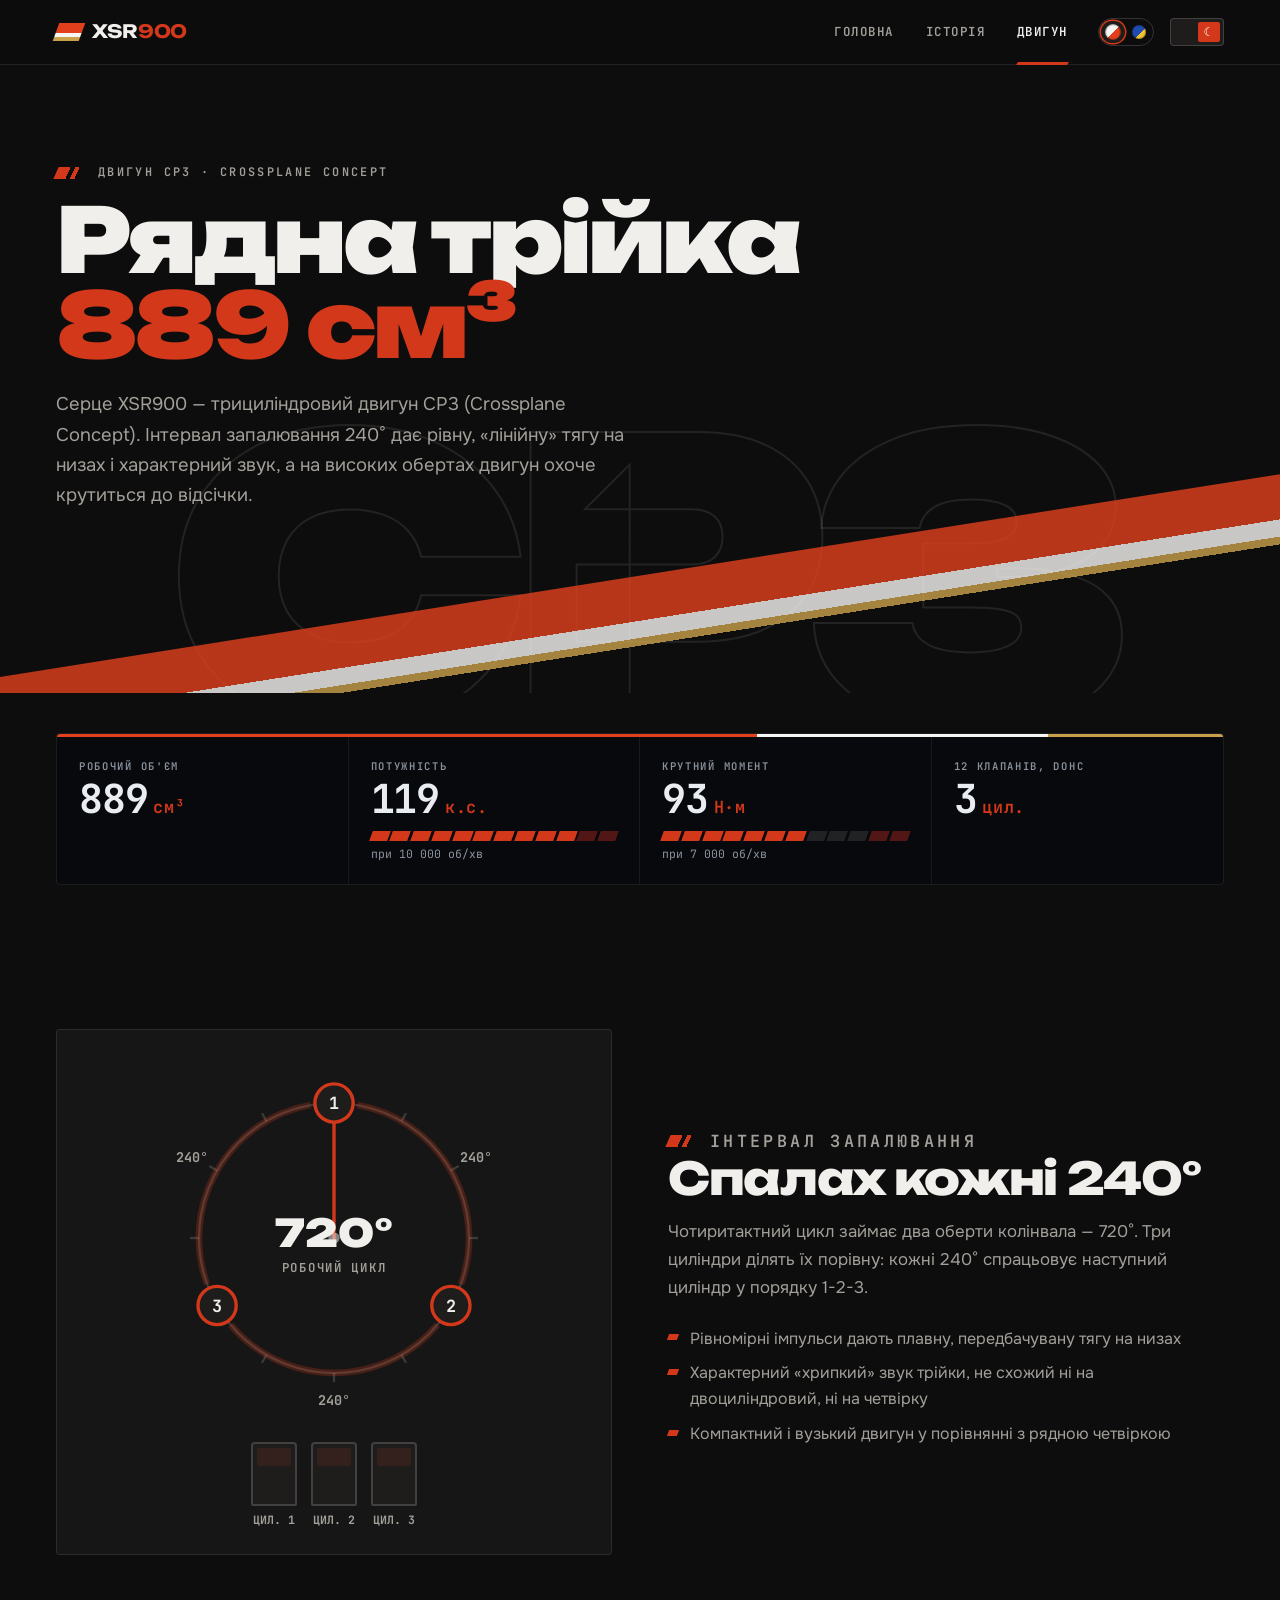
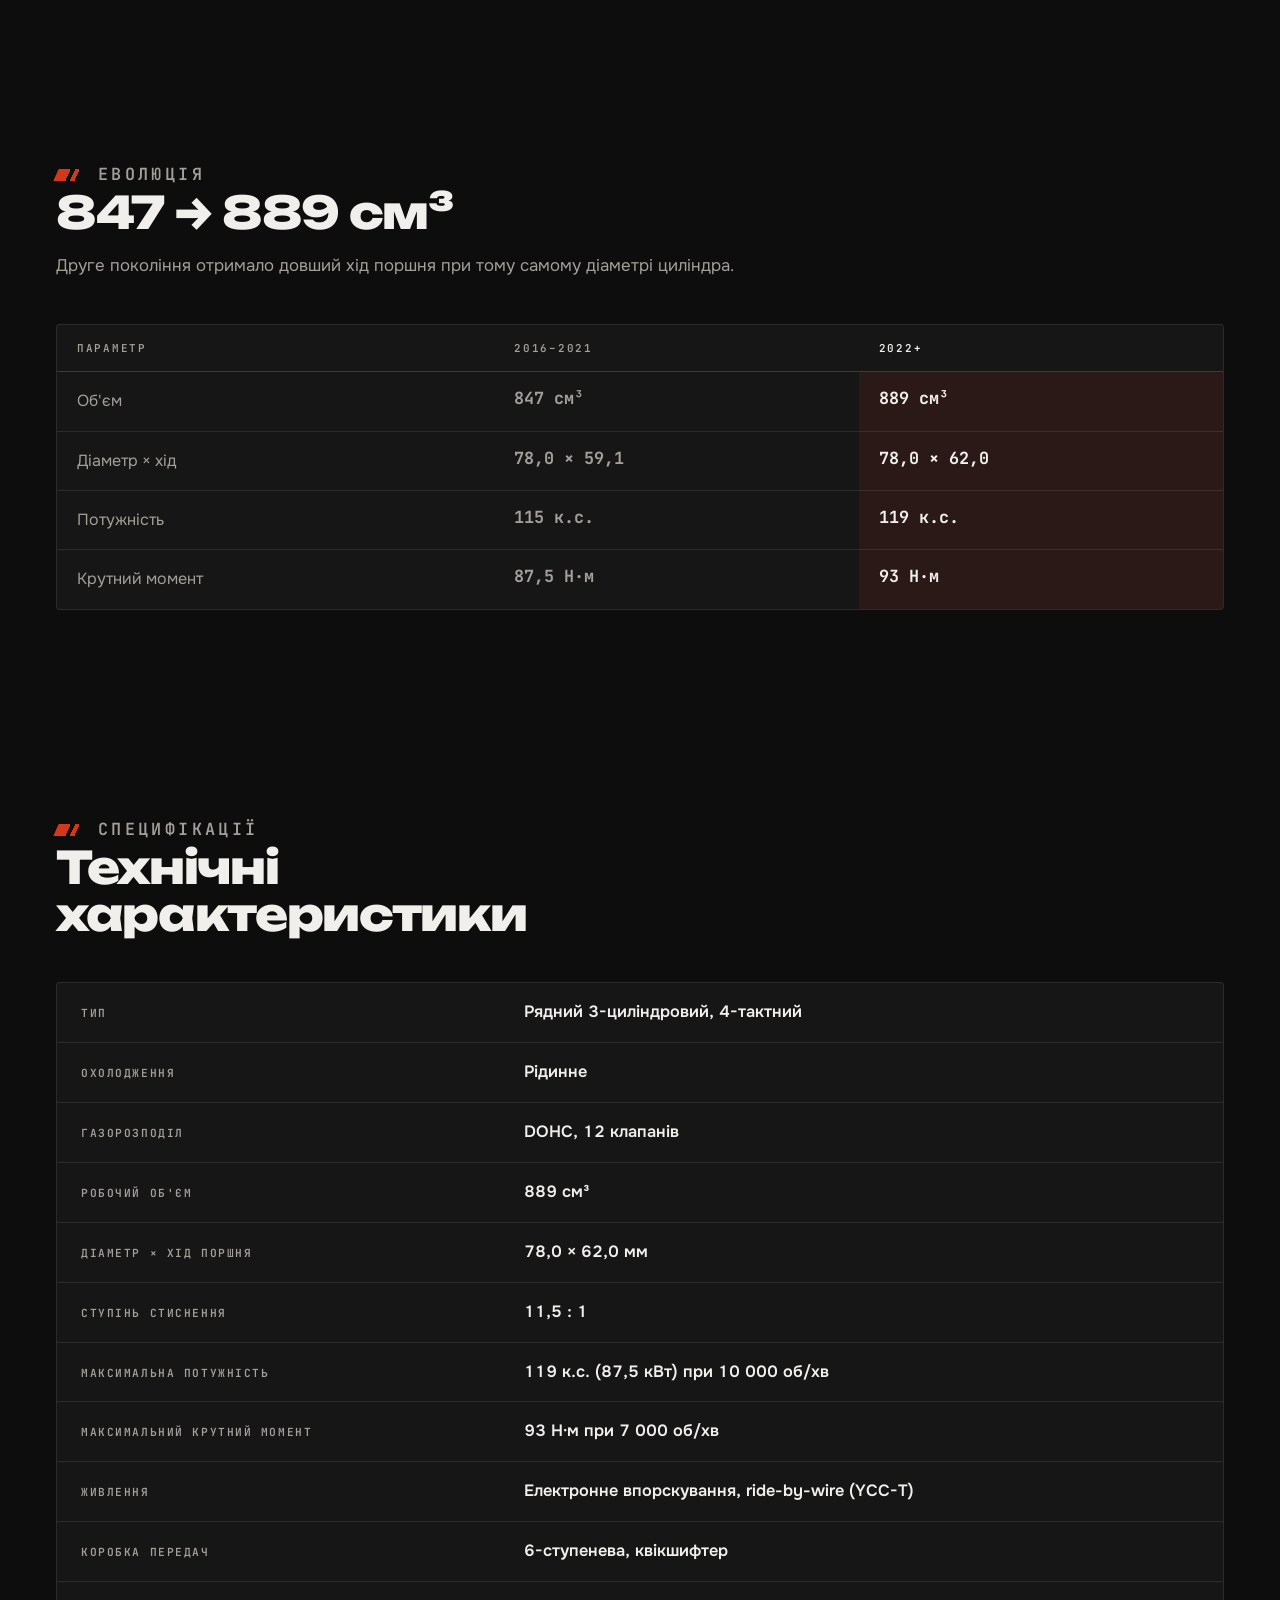
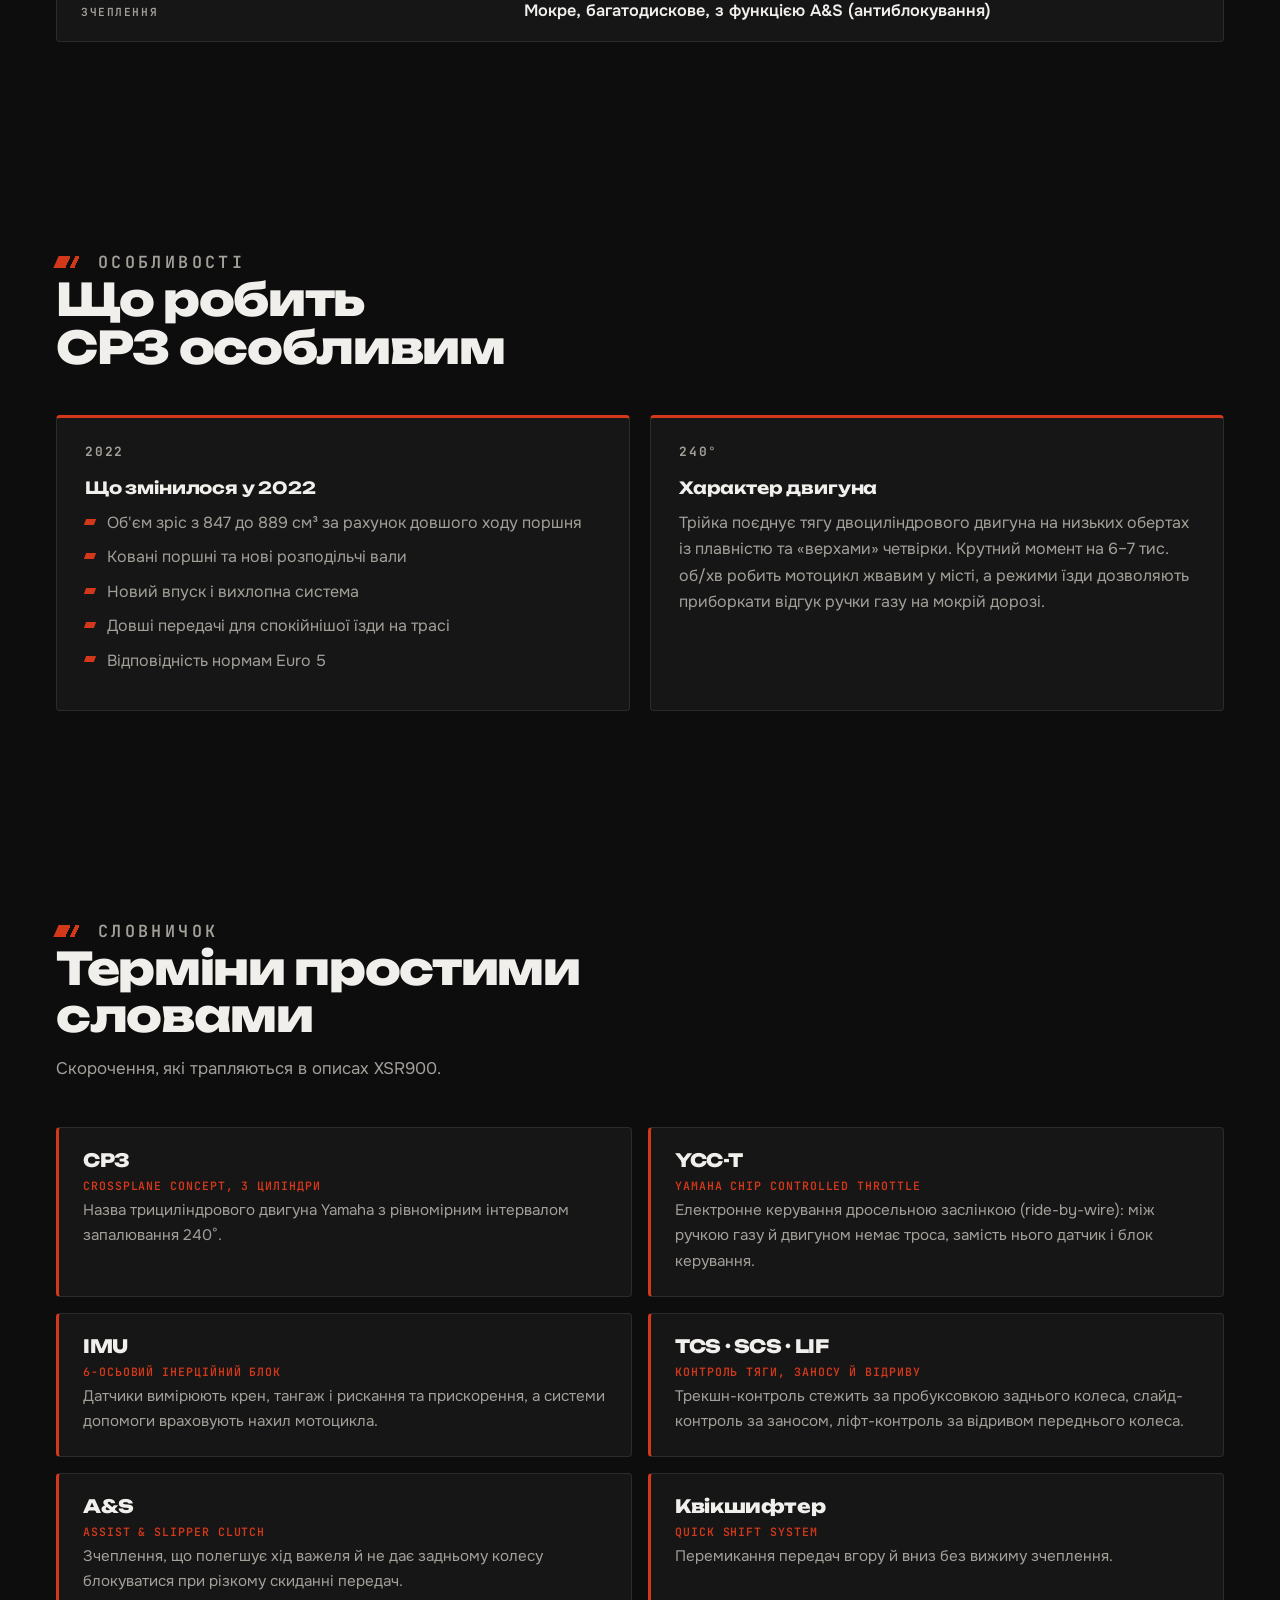
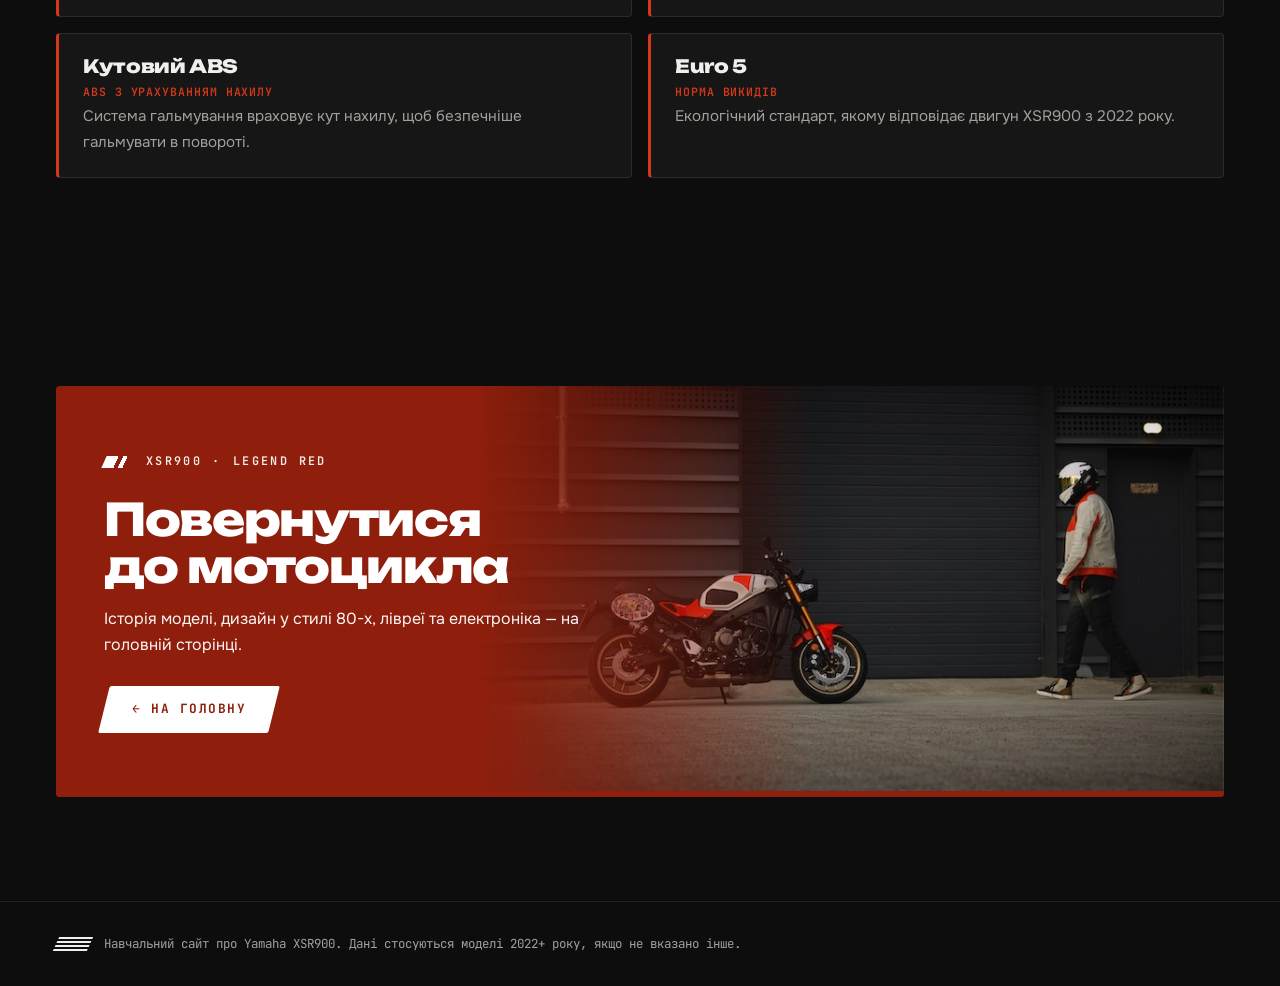
<file: engine.html>
<!doctype html>
<html lang="uk" data-theme="dark">
<head>
  <meta charset="utf-8">
  <meta name="viewport" content="width=device-width, initial-scale=1">
  <title>Двигун XSR900</title>
  <meta name="description" content="Двигун CP3 мотоцикла Yamaha XSR900: рядна трійка 889 см³, інтервал запалювання 240°, технічні характеристики та особливості.">
  <meta name="theme-color" content="#0d0d0e">
  <link rel="preconnect" href="https://fonts.googleapis.com">
  <link rel="preconnect" href="https://fonts.gstatic.com" crossorigin>
  <link rel="stylesheet" href="https://fonts.googleapis.com/css2?family=JetBrains+Mono:wght@400;600;700&family=Onest:wght@400;500;600;700&family=Unbounded:wght@700;800;900&display=swap">
  <link rel="stylesheet" href="styles.css">
  <script src="theme.js"></script>
  <script src="main.js" defer></script>
</head>
<body>
  <header class="site-header">
    <div class="container header-inner">
      <a class="logo" href="index.html"><i class="mark" aria-hidden="true"></i><b>XSR<span>900</span></b></a>
      <nav class="nav" aria-label="Основна навігація">
        <a href="index.html">Головна</a>
        <a href="history.html">Історія</a>
        <a href="engine.html" aria-current="page">Двигун</a>
      </nav>
      <div class="livery-switch" role="group" aria-label="Лівреї сайту">
        <button type="button" data-set-livery="red" aria-pressed="true" title="Legend Red" aria-label="Лівреї Legend Red"><i aria-hidden="true"></i></button>
        <button type="button" data-set-livery="blue" aria-pressed="false" title="Legend Blue" aria-label="Лівреї Legend Blue"><i aria-hidden="true"></i></button>
      </div>
      <button class="theme-toggle" type="button" role="switch" aria-checked="true" aria-label="Увімкнути світлу тему">
        <span class="knob" aria-hidden="true"></span>
      </button>
    </div>
  </header>

  <main>
    <section class="page-hero" aria-labelledby="engine-title">
      <p class="hero-word" aria-hidden="true">CP3</p>
      <div class="hero-stripe livery-stripe" aria-hidden="true"></div>
      <div class="container">
        <div class="inner">
          <p class="eyebrow reveal">Двигун CP3 · Crossplane Concept</p>
          <h1 id="engine-title" class="reveal" style="--delay:.1s">Рядна трійка <span class="accent">889&nbsp;см³</span></h1>
          <p class="lead reveal" style="--delay:.2s">
            Серце XSR900 — трициліндровий двигун CP3 (Crossplane Concept). Інтервал
            запалювання 240° дає рівну, «лінійну» тягу на низах і характерний звук,
            а на високих обертах двигун охоче крутиться до відсічки.
          </p>
        </div>
      </div>
    </section>

    <section class="container section tight" aria-label="Ключові цифри двигуна">
      <div class="dash reveal">
        <div class="stat"><div class="value"><span data-count="889">889</span><small>см³</small></div><div class="label">Робочий об'єм</div></div>
        <div class="stat">
          <div class="value"><span data-count="119">119</span><small>к.с.</small></div><div class="label">Потужність</div>
          <div class="tach" aria-hidden="true"><i class="on"></i><i class="on"></i><i class="on"></i><i class="on"></i><i class="on"></i><i class="on"></i><i class="on"></i><i class="on"></i><i class="on"></i><i class="on"></i><i></i><i></i></div>
          <div class="note">при 10 000 об/хв</div>
        </div>
        <div class="stat">
          <div class="value"><span data-count="93">93</span><small>Н·м</small></div><div class="label">Крутний момент</div>
          <div class="tach" aria-hidden="true"><i class="on"></i><i class="on"></i><i class="on"></i><i class="on"></i><i class="on"></i><i class="on"></i><i class="on"></i><i></i><i></i><i></i><i></i><i></i></div>
          <div class="note">при 7 000 об/хв</div>
        </div>
        <div class="stat"><div class="value"><span data-count="3">3</span><small>цил.</small></div><div class="label">12 клапанів, DOHC</div></div>
      </div>
    </section>

    <!-- ================= 240° ================= -->
    <section class="container section" aria-labelledby="firing-title">
      <div class="firing">
        <div class="panel firing-visual reveal from-left">
          <svg viewBox="0 0 320 320" role="img" aria-labelledby="firing-svg-title">
            <title id="firing-svg-title">Робочий цикл 720°: циліндри 1, 2 і 3 спалахують рівно через кожні 240° обертання колінвала</title>
            <circle class="ring" cx="160" cy="160" r="120"/>
            <g class="ticks">
              <line x1="160" y1="32" x2="160" y2="40" transform="rotate(30 160 160)"/>
              <line x1="160" y1="32" x2="160" y2="40" transform="rotate(60 160 160)"/>
              <line x1="160" y1="32" x2="160" y2="40" transform="rotate(90 160 160)"/>
              <line x1="160" y1="32" x2="160" y2="40" transform="rotate(150 160 160)"/>
              <line x1="160" y1="32" x2="160" y2="40" transform="rotate(180 160 160)"/>
              <line x1="160" y1="32" x2="160" y2="40" transform="rotate(210 160 160)"/>
              <line x1="160" y1="32" x2="160" y2="40" transform="rotate(270 160 160)"/>
              <line x1="160" y1="32" x2="160" y2="40" transform="rotate(300 160 160)"/>
              <line x1="160" y1="32" x2="160" y2="40" transform="rotate(330 160 160)"/>
            </g>
            <!-- дуги по 240° колінвала (120° на колі 720°) -->
            <path class="arc" d="M 180.8 41.8 A 120 120 0 0 1 272.8 201"/>
            <path class="arc" d="M 251.9 237.1 A 120 120 0 0 1 68.1 237.1"/>
            <path class="arc" d="M 47.2 201 A 120 120 0 0 1 139.2 41.8"/>
            <text class="lbl" x="286" y="88">240°</text>
            <text class="lbl" x="160" y="304">240°</text>
            <text class="lbl" x="34" y="88">240°</text>

            <line class="pointer" x1="160" y1="160" x2="160" y2="56"/>
            <circle cx="160" cy="160" r="5" fill="currentColor" opacity=".5"/>

            <g class="fire" data-cyl="1"><circle cx="160" cy="40" r="17"/><text x="160" y="40">1</text></g>
            <g class="fire" data-cyl="2"><circle cx="263.9" cy="220" r="17"/><text x="263.9" y="220">2</text></g>
            <g class="fire" data-cyl="3"><circle cx="56.1" cy="220" r="17"/><text x="56.1" y="220">3</text></g>

            <text class="center-1" x="160" y="168">720°</text>
            <text class="center-2" x="160" y="190">РОБОЧИЙ ЦИКЛ</text>
          </svg>
          <div class="cylinders" aria-hidden="true">
            <div class="cyl"><i></i>ЦИЛ. 1</div>
            <div class="cyl"><i></i>ЦИЛ. 2</div>
            <div class="cyl"><i></i>ЦИЛ. 3</div>
          </div>
        </div>
        <div>
          <div class="section-head reveal" style="margin-bottom:24px">
            <p class="eyebrow">Інтервал запалювання</p>
            <h2 id="firing-title">Спалах кожні 240°</h2>
            <p>Чотиритактний цикл займає два оберти колінвала — 720°. Три циліндри ділять їх порівну: кожні 240° спрацьовує наступний циліндр у порядку 1-2-3.</p>
          </div>
          <ul class="features reveal" style="--delay:.1s">
            <li>Рівномірні імпульси дають плавну, передбачувану тягу на низах</li>
            <li>Характерний «хрипкий» звук трійки, не схожий ні на двоциліндровий, ні на четвірку</li>
            <li>Компактний і вузький двигун у порівнянні з рядною четвіркою</li>
          </ul>
        </div>
      </div>
    </section>

    <!-- ================= ПОРІВНЯННЯ ================= -->
    <section class="container section" aria-labelledby="compare-title">
      <div class="section-head reveal">
        <p class="eyebrow">Еволюція</p>
        <h2 id="compare-title">847 → 889 см³</h2>
        <p>Друге покоління отримало довший хід поршня при тому самому діаметрі циліндра.</p>
      </div>
      <div class="panel compare reveal" role="table" aria-label="Порівняння двигунів першого й другого покоління">
        <div role="row" style="display:contents">
          <div class="h" role="columnheader">Параметр</div>
          <div class="h" role="columnheader">2016–2021</div>
          <div class="h new" role="columnheader">2022+</div>
        </div>
        <div role="row" style="display:contents">
          <div class="k" role="rowheader">Об'єм</div><div class="v old" role="cell">847 см³</div><div class="v new" role="cell">889 см³</div>
        </div>
        <div role="row" style="display:contents">
          <div class="k" role="rowheader">Діаметр × хід</div><div class="v old" role="cell">78,0 × 59,1</div><div class="v new" role="cell">78,0 × 62,0</div>
        </div>
        <div role="row" style="display:contents">
          <div class="k" role="rowheader">Потужність</div><div class="v old" role="cell">115 к.с.</div><div class="v new" role="cell">119 к.с.</div>
        </div>
        <div role="row" style="display:contents">
          <div class="k" role="rowheader">Крутний момент</div><div class="v old" role="cell">87,5 Н·м</div><div class="v new" role="cell">93 Н·м</div>
        </div>
      </div>
    </section>

    <section class="container section" aria-labelledby="engine-specs">
      <div class="section-head reveal">
        <p class="eyebrow">Специфікації</p>
        <h2 id="engine-specs">Технічні характеристики</h2>
      </div>
      <div class="panel table-wrap reveal">
        <table>
          <tbody>
            <tr><th scope="row">Тип</th><td>Рядний 3-циліндровий, 4-тактний</td></tr>
            <tr><th scope="row">Охолодження</th><td>Рідинне</td></tr>
            <tr><th scope="row">Газорозподіл</th><td>DOHC, 12 клапанів</td></tr>
            <tr><th scope="row">Робочий об'єм</th><td>889 см³</td></tr>
            <tr><th scope="row">Діаметр × хід поршня</th><td>78,0 × 62,0 мм</td></tr>
            <tr><th scope="row">Ступінь стиснення</th><td>11,5 : 1</td></tr>
            <tr><th scope="row">Максимальна потужність</th><td>119 к.с. (87,5 кВт) при 10 000 об/хв</td></tr>
            <tr><th scope="row">Максимальний крутний момент</th><td>93 Н·м при 7 000 об/хв</td></tr>
            <tr><th scope="row">Живлення</th><td>Електронне впорскування, ride-by-wire (YCC-T)</td></tr>
            <tr><th scope="row">Коробка передач</th><td>6-ступенева, квікшифтер</td></tr>
            <tr><th scope="row">Зчеплення</th><td>Мокре, багатодискове, з функцією A&amp;S (антиблокування)</td></tr>
          </tbody>
        </table>
      </div>
    </section>

    <section class="container section" aria-labelledby="engine-more">
      <div class="section-head reveal">
        <p class="eyebrow">Особливості</p>
        <h2 id="engine-more">Що робить CP3 особливим</h2>
      </div>
      <div class="cards">
        <article class="panel card reveal from-left">
          <div class="num">2022</div>
          <h3>Що змінилося у 2022</h3>
          <ul class="features">
            <li>Об'єм зріс з 847 до 889 см³ за рахунок довшого ходу поршня</li>
            <li>Ковані поршні та нові розподільчі вали</li>
            <li>Новий впуск і вихлопна система</li>
            <li>Довші передачі для спокійнішої їзди на трасі</li>
            <li>Відповідність нормам Euro 5</li>
          </ul>
        </article>
        <article class="panel card reveal from-right" style="--delay:.1s">
          <div class="num">240°</div>
          <h3>Характер двигуна</h3>
          <p>
            Трійка поєднує тягу двоциліндрового двигуна на низьких обертах із
            плавністю та «верхами» четвірки. Крутний момент на 6–7 тис. об/хв
            робить мотоцикл жвавим у місті, а режими їзди дозволяють
            приборкати відгук ручки газу на мокрій дорозі.
          </p>
        </article>
      </div>
    </section>

    <!-- ================= СЛОВНИЧОК ================= -->
    <section class="container section" aria-labelledby="gloss-title">
      <div class="section-head reveal">
        <p class="eyebrow">Словничок</p>
        <h2 id="gloss-title">Терміни простими словами</h2>
        <p>Скорочення, які трапляються в описах XSR900.</p>
      </div>
      <dl class="glossary">
          <div class="term reveal" style="--delay:0.00s">
            <dt>CP3</dt>
            <dd><span>Crossplane Concept, 3 циліндри</span>Назва трициліндрового двигуна Yamaha з рівномірним інтервалом запалювання 240°.</dd>
          </div>
          <div class="term reveal" style="--delay:0.04s">
            <dt>YCC-T</dt>
            <dd><span>Yamaha Chip Controlled Throttle</span>Електронне керування дросельною заслінкою (ride-by-wire): між ручкою газу й двигуном немає троса, замість нього датчик і блок керування.</dd>
          </div>
          <div class="term reveal" style="--delay:0.08s">
            <dt>IMU</dt>
            <dd><span>6-осьовий інерційний блок</span>Датчики вимірюють крен, тангаж і рискання та прискорення, а системи допомоги враховують нахил мотоцикла.</dd>
          </div>
          <div class="term reveal" style="--delay:0.12s">
            <dt>TCS · SCS · LIF</dt>
            <dd><span>Контроль тяги, заносу й відриву</span>Трекшн-контроль стежить за пробуксовкою заднього колеса, слайд-контроль за заносом, ліфт-контроль за відривом переднього колеса.</dd>
          </div>
          <div class="term reveal" style="--delay:0.00s">
            <dt>A&amp;S</dt>
            <dd><span>Assist &amp; Slipper clutch</span>Зчеплення, що полегшує хід важеля й не дає задньому колесу блокуватися при різкому скиданні передач.</dd>
          </div>
          <div class="term reveal" style="--delay:0.04s">
            <dt>Квікшифтер</dt>
            <dd><span>Quick Shift System</span>Перемикання передач вгору й вниз без вижиму зчеплення.</dd>
          </div>
          <div class="term reveal" style="--delay:0.08s">
            <dt>Кутовий ABS</dt>
            <dd><span>ABS з урахуванням нахилу</span>Система гальмування враховує кут нахилу, щоб безпечніше гальмувати в повороті.</dd>
          </div>
          <div class="term reveal" style="--delay:0.12s">
            <dt>Euro 5</dt>
            <dd><span>Норма викидів</span>Екологічний стандарт, якому відповідає двигун XSR900 з 2022 року.</dd>
          </div>
      </dl>
    </section>

    <section class="container section">
      <div class="cta has-photo reveal zoom">
        <img class="cta-photo only-red" src="images/garage-800.jpg"
             srcset="images/garage-800.jpg 800w, images/garage-1600.jpg 1600w"
             sizes="(max-width: 860px) 100vw, 760px" style="--pos:22% 64%"
             alt="XSR900 Legend Red власника біля темної стіни" loading="lazy" width="1600" height="1067">
        <img class="cta-photo only-blue" src="images/cta-engine-blue-800.jpg"
             srcset="images/cta-engine-blue-800.jpg 800w, images/cta-engine-blue-1600.jpg 1600w"
             sizes="(max-width: 860px) 100vw, 760px" style="--pos:22% 64%"
             alt="XSR900 Legend Blue біля темної стіни" loading="lazy" width="1600" height="1067">
        <p class="eyebrow">XSR900 · <span class="only-red">Legend Red</span><span class="only-blue">Legend Blue</span></p>
        <h2>Повернутися до мотоцикла</h2>
        <p>Історія моделі, дизайн у стилі 80-х, лівреї та електроніка — на головній сторінці.</p>
        <a class="btn" href="index.html"><span>← На головну</span></a>
      </div>
    </section>
  </main>

  <footer class="site-footer">
    <div class="container"><span class="speed-block" aria-hidden="true"></span>Навчальний сайт про Yamaha XSR900. Дані стосуються моделі 2022+ року, якщо не вказано інше.</div>
  </footer>
</body>
</html>
</file>
<file: styles.css>
/* =========================================================
   XSR900 · «Paddock / Racing Livery»
   Дві лівреї × дві теми:
   · Legend Red 2024 (за замовчуванням) — білий бак з червоним блоком,
     червоні крило й панелі, чорні рама й двигун, золоті вилка й диски;
   · Legend Blue 2022 — синій бак, жовтий speed block, білі смуги, золото.
   Лівреї задає html[data-livery], тему — html[data-theme].
   ========================================================= */
:root {
  /* Константи лівреї (однакові в обох темах) */
  --red: #e2401c;            /* Legend Red — великі заливки */
  --red-deep: #8f1f0c;
  --blue: #1f4cb0;           /* Legend Blue */
  --blue-deep: #10295f;
  --yellow: #f2c230;
  --gold: #c9a14a;           /* вилка й диски */
  --white: #f7f6f3;          /* білий бак */
  --ink: #0c0c0d;            /* рама й двигун */

  /* Мотиви поточної лівреї: смуги, логотип, панелі, банер */
  --m1: var(--red);          /* основний колір */
  --m2: var(--white);        /* друга смуга */
  --m3: var(--gold);         /* третя смуга */
  --deep: var(--red-deep);   /* темний відтінок основного */
  --cta-bg: #c2321a;         /* банер: дрібний білий текст ≥ 4.5:1 */
  --led1: var(--white);
  --led2: var(--gold);

  /* Акцент змінюється перемикачем і конфігуратором лівреї */
  --accent: #d4381a;         /* білий текст на ньому ≈ 4.8:1 */
  --accent-ink: #ffffff;

  /* Шрифти */
  --f-display: "Unbounded", "Arial Black", system-ui, sans-serif;
  --f-body: "Onest", system-ui, -apple-system, "Segoe UI", Roboto, sans-serif;
  --f-mono: "JetBrains Mono", ui-monospace, "SF Mono", Menlo, monospace;

  --radius: 4px;
  --header-h: 64px;
  --ease: cubic-bezier(.2, .7, .2, 1);

  /* Темна тема — за замовчуванням */
  --bg: #0d0d0e;
  --bg-2: #121212;
  --surface: #161616;
  --surface-2: #1e1d1c;
  --text: #f1efec;
  --muted: #a39f99;
  --border: rgba(255, 255, 255, .09);
  --line: rgba(255, 255, 255, .16);
  --brand: #ff7a5c;           /* червоний для тексту й посилань */
  --outline: rgba(255, 255, 255, .09);
  color-scheme: dark;
}

[data-theme="light"] {
  --bg: #f7f6f3;
  --bg-2: #eeece8;
  --surface: #ffffff;
  --surface-2: #f1efeb;
  --text: #121212;
  --muted: #5a5550;
  --border: rgba(18, 18, 18, .1);
  --line: rgba(18, 18, 18, .2);
  --brand: #b42d12;
  --outline: rgba(14, 16, 20, .08);
  color-scheme: light;
}

/* ---------- Лівреї Legend Blue ---------- */
[data-livery="blue"] {
  --m1: var(--blue);
  --m2: var(--yellow);
  --m3: #f6f6f4;
  --deep: var(--blue-deep);
  --cta-bg: var(--blue);
  --led1: var(--blue);
  --led2: var(--yellow);
  --accent: var(--yellow);
  --accent-ink: #111111;
}
[data-livery="blue"]:not([data-theme="light"]) {
  --bg: #0b0d10;
  --bg-2: #111419;
  --surface: #14171c;
  --surface-2: #1b1f26;
  --text: #eef0f3;
  --muted: #9aa1ad;
  --brand: #7aa2ff;
}
[data-livery="blue"][data-theme="light"] {
  --bg: #f6f6f4;
  --bg-2: #ecece9;
  --surface: #ffffff;
  --surface-2: #f0f0ed;
  --text: #0e1014;
  --muted: #555b66;
  --border: rgba(14, 16, 20, .1);
  --line: rgba(14, 16, 20, .2);
  --brand: #1f4cb0;
  /* жовтий акцент нечитабельний як текст на світлому тлі — заголовки синім */
  --accent-text: var(--blue);
}

/* Елементи тільки для однієї лівреї (фото, підписи) */
[data-livery="blue"] .only-red,
:root:not([data-livery="blue"]) .only-blue { display: none !important; }

/* ---------- База ---------- */
*, *::before, *::after { box-sizing: border-box; }
html { -webkit-text-size-adjust: 100%; scroll-behavior: smooth; scroll-padding-top: var(--header-h); }

body {
  margin: 0;
  background: var(--bg);
  color: var(--text);
  font: 16px/1.65 var(--f-body);
  overflow-x: hidden;
  transition: background-color .3s ease, color .3s ease;
}

img { max-width: 100%; display: block; }
main { overflow-x: clip; }
a { color: var(--brand); }
button { font: inherit; color: inherit; }
:focus-visible { outline: 2px solid var(--accent); outline-offset: 3px; }

.container {
  position: relative;
  width: 100%;
  max-width: 1200px;
  margin: 0 auto;
  padding: 0 16px;
}

.visually-hidden {
  position: absolute !important;
  width: 1px; height: 1px;
  overflow: hidden;
  clip: rect(0 0 0 0);
  white-space: nowrap;
}

/* Міжсторінкові переходи (Chrome / Safari 18+) */
@view-transition { navigation: auto; }
.site-header { view-transition-name: site-header; }

/* =========================================================
   Мотиви лівреї
   ========================================================= */
/* Смуги лівреї: червоний / білий / золото або синій / жовтий / білий */
.livery-stripe {
  background: linear-gradient(180deg,
    var(--m1) 0 58%,
    var(--m2) 58% 80%,
    var(--m3) 80% 90%,
    transparent 90%);
}

/* Чорно-білий «speed block» */
.speed-block {
  display: inline-block;
  width: 34px;
  height: 14px;
  background: repeating-linear-gradient(180deg, var(--text) 0 2px, transparent 2px 4px);
  transform: skewX(-24deg);
  flex-shrink: 0;
}

/* Овальна номерна табличка */
.number-plate {
  display: inline-grid;
  place-items: center;
  padding: 14px 26px 12px;
  border-radius: 50%;
  background: var(--white);
  color: var(--ink);
  box-shadow: 0 0 0 3px var(--ink), 0 0 0 5px var(--white);
  text-align: center;
  line-height: 1.1;
}
.number-plate b {
  font: 900 1.9rem/1 var(--f-display);
  letter-spacing: -.03em;
}
.number-plate small {
  font: 700 .62rem/1.2 var(--f-mono);
  letter-spacing: .08em;
  text-transform: uppercase;
}

/* =========================================================
   Хедер
   ========================================================= */
.site-header {
  position: sticky;
  top: 0;
  z-index: 20;
  background: color-mix(in srgb, var(--bg) 82%, transparent);
  backdrop-filter: blur(14px) saturate(1.3);
  -webkit-backdrop-filter: blur(14px) saturate(1.3);
  border-bottom: 1px solid var(--border);
}

.header-inner {
  display: flex;
  align-items: center;
  gap: 16px;
  height: var(--header-h);
}

.logo {
  display: flex;
  align-items: center;
  gap: 10px;
  color: var(--text);
  text-decoration: none;
  white-space: nowrap;
  font: 900 1.15rem/1 var(--f-display);
  letter-spacing: -.02em;
}
.logo span { color: var(--accent-text, var(--accent)); transition: color .3s; }
.logo .mark {
  width: 26px;
  height: 18px;
  transform: skewX(-20deg);
  background: linear-gradient(180deg, var(--m1) 0 55%, var(--m2) 55% 80%, var(--m3) 80%);
}

.nav {
  display: flex;
  gap: 4px;
  margin-left: auto;
  height: 100%;
}
.nav a {
  position: relative;
  display: flex;
  align-items: center;
  padding: 0 14px;
  color: var(--muted);
  text-decoration: none;
  font: 600 .78rem/1 var(--f-mono);
  letter-spacing: .12em;
  text-transform: uppercase;
  white-space: nowrap;
  transition: color .2s;
}
.nav a::after {
  content: "";
  position: absolute;
  left: 14px;
  right: 14px;
  bottom: -1px;
  height: 3px;
  background: var(--accent);
  transform: scaleX(0) skewX(-30deg);
  transform-origin: left;
  transition: transform .25s var(--ease);
}
.nav a:hover { color: var(--text); }
.nav a:hover::after { transform: scaleX(.4) skewX(-30deg); }
.nav a[aria-current="page"] { color: var(--text); }
.nav a[aria-current="page"]::after { transform: scaleX(1) skewX(-30deg); }

/* Перемикач лівреї: червоний / синій */
.livery-switch {
  display: inline-flex;
  flex-shrink: 0;
  gap: 2px;
  padding: 2px;
  border: 1px solid var(--line);
  border-radius: 999px;
}
.livery-switch button {
  width: 24px;
  height: 22px;
  padding: 0;
  border: 0;
  border-radius: 999px;
  background: transparent;
  cursor: pointer;
  display: grid;
  place-items: center;
}
.livery-switch button i {
  width: 14px;
  height: 14px;
  border-radius: 50%;
  box-shadow: inset 0 0 0 1px rgba(0, 0, 0, .25);
  transition: transform .2s var(--ease);
}
.livery-switch [data-set-livery="red"] i  { background: linear-gradient(135deg, #f7f6f3 0 50%, #e2401c 50%); }
.livery-switch [data-set-livery="blue"] i { background: linear-gradient(135deg, #1f4cb0 0 60%, #f2c230 60%); }
.livery-switch button[aria-pressed="true"] { background: var(--surface-2); box-shadow: 0 0 0 1.5px var(--accent); }
.livery-switch button[aria-pressed="true"] i,
.livery-switch button:hover i { transform: scale(1.12); }

/* Перемикач теми */
.theme-toggle {
  position: relative;
  flex-shrink: 0;
  width: 54px;
  height: 28px;
  padding: 0;
  border: 1px solid var(--line);
  border-radius: var(--radius);
  background: var(--surface-2);
  cursor: pointer;
}
.theme-toggle .knob {
  position: absolute;
  top: 3px;
  left: 3px;
  width: 22px;
  height: 20px;
  border-radius: 2px;
  background: var(--accent);
  display: grid;
  place-items: center;
  font-size: 12px;
  line-height: 1;
  color: var(--accent-ink);
  transition: transform .25s var(--ease), background .3s;
}
[data-theme="dark"] .theme-toggle .knob { transform: translateX(24px); }
.theme-toggle .knob::before { content: "☀"; }
[data-theme="dark"] .theme-toggle .knob::before { content: "☾"; }

/* =========================================================
   Типографіка й кнопки
   ========================================================= */
.eyebrow {
  display: inline-flex;
  align-items: center;
  gap: 12px;
  margin: 0 0 18px;
  color: var(--muted);
  font: 600 .74rem/1 var(--f-mono);
  letter-spacing: .2em;
  text-transform: uppercase;
}
.eyebrow::before {
  content: "";
  width: 30px;
  height: 12px;
  transform: skewX(-24deg);
  background: linear-gradient(90deg, var(--accent) 0 40%, transparent 40% 55%, var(--accent) 55% 70%, transparent 70%);
  transition: background .3s;
}

h1, h2, h3, h4 { font-family: var(--f-display); text-wrap: balance; }
h1 {
  margin: 0 0 22px;
  font-size: clamp(2.6rem, 7.4vw, 5.6rem);
  font-weight: 900;
  line-height: .95;
  letter-spacing: -.04em;
}
h1 .accent { color: var(--accent-text, var(--accent)); transition: color .3s; }
h2 {
  margin: 0 0 16px;
  font-size: clamp(1.7rem, 3.8vw, 2.8rem);
  font-weight: 800;
  line-height: 1.05;
  letter-spacing: -.03em;
}
h3 { margin: 0 0 8px; font-size: 1.05rem; font-weight: 700; letter-spacing: -.01em; }
h4 { margin: 0; font-size: 1rem; font-weight: 700; }
p { text-wrap: pretty; }

.lead { font-size: 1.15rem; color: var(--muted); margin: 0 0 32px; max-width: 32em; }
.section-head { max-width: 700px; margin-bottom: 44px; }
.section-head p { color: var(--muted); margin: 0; font-size: 1.05rem; }

.actions { display: flex; flex-wrap: wrap; gap: 14px; }

/* Кнопки зі скошеними краями: нахиляємо рамку, текст повертаємо */
.btn {
  display: inline-flex;
  align-items: center;
  padding: 15px 26px;
  border: 2px solid var(--accent);
  border-radius: 2px;
  background: var(--accent);
  color: var(--accent-ink);
  font: 700 .8rem/1 var(--f-mono);
  letter-spacing: .12em;
  text-transform: uppercase;
  text-decoration: none;
  transform: skewX(-14deg);
  transition: transform .2s var(--ease), background .3s, border-color .3s, color .3s;
}
.btn > span { display: inline-block; transform: skewX(14deg); }
.btn:hover { transform: skewX(-14deg) translateY(-2px); }
.btn.ghost {
  background: transparent;
  color: var(--text);
  border-color: var(--line);
}
.btn.ghost:hover { border-color: var(--accent); }

/* =========================================================
   Hero
   ========================================================= */
.hero {
  position: relative;
  overflow: hidden;
  isolation: isolate;
  min-height: min(calc(100vh - var(--header-h)), 920px);
  min-height: min(calc(100svh - var(--header-h)), 920px);
  display: grid;
  align-items: center;
  padding-block: 48px 96px;
}

/* Гігантський контурний напис позаду */
.hero-word {
  position: absolute;
  z-index: -2;
  left: 50%;
  bottom: 2%;
  transform: translateX(-50%);
  margin: 0;
  font: 900 clamp(6rem, 24vw, 24rem)/.8 var(--f-display);
  letter-spacing: -.06em;
  white-space: nowrap;
  color: transparent;
  -webkit-text-stroke: 2px var(--outline);
  user-select: none;
}

/* Діагональна смуга лівреї через усю сцену */
.hero-stripe {
  position: absolute;
  z-index: -1;
  left: -10%;
  right: -10%;
  top: 66%;
  height: clamp(90px, 14vw, 180px);
  transform: rotate(-9deg);
  opacity: .9;
}

.hero-grid {
  display: grid;
  grid-template-columns: 1fr 1.3fr;
  gap: 48px;
  align-items: center;
}

.hero-copy h1 .row { display: block; }

.hero-media {
  position: relative;
  margin: 0;
}
.hero-media .frame {
  clip-path: polygon(7% 0, 100% 0, 93% 100%, 0 100%);
  background: var(--surface-2);
}
.hero-media img {
  width: 100%;
  height: auto;
  aspect-ratio: 4 / 3;
  object-fit: cover;
}
.hero-media .number-plate {
  position: absolute;
  left: -14px;
  bottom: 54px;
  transform: rotate(-6deg);
}
.hero-media figcaption {
  margin-top: 14px;
  padding-left: 7%;
  font: .72rem/1.4 var(--f-mono);
  color: var(--muted);
}
.hero-media figcaption a { color: var(--muted); }

.scroll-hint {
  position: absolute;
  left: 50%;
  bottom: 18px;
  transform: translateX(-50%);
  display: flex;
  flex-direction: column;
  align-items: center;
  gap: 6px;
  color: var(--muted);
  font: .68rem/1 var(--f-mono);
  letter-spacing: .2em;
  text-transform: uppercase;
  text-decoration: none;
}
.scroll-hint::after {
  content: "";
  width: 2px;
  height: 30px;
  background: linear-gradient(var(--accent), transparent);
  animation: hint 1.8s ease-in-out infinite;
}
@keyframes hint {
  0%   { transform: scaleY(0); transform-origin: top; }
  50%  { transform: scaleY(1); transform-origin: top; }
  51%  { transform: scaleY(1); transform-origin: bottom; }
  100% { transform: scaleY(0); transform-origin: bottom; }
}

/* Hero сторінки двигуна */
.page-hero {
  position: relative;
  overflow: hidden;
  isolation: isolate;
  padding-block: 96px 150px;
}
.page-hero .hero-word { bottom: -6%; font-size: clamp(6rem, 30vw, 26rem); }
.page-hero .hero-stripe { top: auto; bottom: 40px; height: clamp(40px, 6vw, 80px); opacity: .8; }
.page-hero .inner { max-width: 820px; }

/* =========================================================
   Секції
   ========================================================= */
.section { position: relative; padding-block: 104px; }
.section.tight { padding-block: 40px; }

.panel {
  background: var(--surface);
  border: 1px solid var(--border);
  border-radius: var(--radius);
}

/* ---------- Приладова панель з цифрами ---------- */
.dash {
  display: grid;
  grid-template-columns: repeat(auto-fit, minmax(170px, 1fr));
  background: #07090c;
  color: #e9edf2;
  border: 1px solid rgba(255, 255, 255, .08);
  border-radius: var(--radius);
  overflow: hidden;
  position: relative;
}
.dash::before {
  content: "";
  position: absolute;
  inset: 0 0 auto 0;
  height: 3px;
  background: linear-gradient(90deg, var(--m1) 0 60%, var(--m2) 60% 85%, var(--m3) 85%);
}
.stat {
  padding: 26px 22px 22px;
  border-right: 1px solid rgba(255, 255, 255, .07);
  display: flex;
  flex-direction: column;
  gap: 6px;
}
.stat:last-child { border-right: none; }
.stat .label {
  order: -1;
  font: 600 .66rem/1.3 var(--f-mono);
  letter-spacing: .16em;
  text-transform: uppercase;
  color: #8a929e;
}
.stat .value {
  font: 700 clamp(1.9rem, 3.4vw, 2.5rem)/1 var(--f-mono);
  font-variant-numeric: tabular-nums;
  letter-spacing: -.03em;
}
.stat .value small {
  margin-left: 6px;
  font-size: .42em;
  font-weight: 600;
  letter-spacing: .04em;
  color: var(--accent);
  transition: color .3s;
}
.stat .note { font: .72rem/1.3 var(--f-mono); color: #8a929e; }

/* Шкала тахометра: 12 поділок, світиться до піку */
.tach {
  display: grid;
  grid-template-columns: repeat(12, 1fr);
  gap: 3px;
  height: 10px;
  margin-top: 6px;
}
.tach i {
  background: rgba(255, 255, 255, .1);
  transform: skewX(-20deg);
  transition: background .25s;
}
.tach i:nth-child(n+11) { background: rgba(224, 50, 43, .35); }
.dash.is-visible .tach i.on,
html:not(.js) .tach i.on { background: var(--accent); }
.dash.is-visible .tach i.on:nth-child(n+11) { background: #ff2d17; }
/* поступове «розкручування» */
.tach i:nth-child(1)  { transition-delay: .05s; }
.tach i:nth-child(2)  { transition-delay: .1s; }
.tach i:nth-child(3)  { transition-delay: .15s; }
.tach i:nth-child(4)  { transition-delay: .2s; }
.tach i:nth-child(5)  { transition-delay: .25s; }
.tach i:nth-child(6)  { transition-delay: .3s; }
.tach i:nth-child(7)  { transition-delay: .35s; }
.tach i:nth-child(8)  { transition-delay: .4s; }
.tach i:nth-child(9)  { transition-delay: .45s; }
.tach i:nth-child(10) { transition-delay: .5s; }

/* ---------- Історія: горизонтальна «траса» ---------- */
.laps-head {
  display: flex;
  align-items: end;
  justify-content: space-between;
  gap: 24px;
  margin-bottom: 36px;
}
.laps-head .section-head { margin-bottom: 0; }
.laps-nav { display: flex; gap: 8px; flex-shrink: 0; }
.laps-nav button {
  width: 46px;
  height: 46px;
  border: 1px solid var(--line);
  border-radius: var(--radius);
  background: var(--surface);
  cursor: pointer;
  font: 700 1rem/1 var(--f-mono);
  transition: border-color .2s, background .2s;
}
.laps-nav button:hover:not(:disabled) { border-color: var(--accent); }
.laps-nav button:disabled { opacity: .35; cursor: default; }

.laps {
  display: grid;
  grid-auto-flow: column;
  grid-auto-columns: min(82vw, 400px);
  gap: 20px;
  margin: 0;
  padding: 34px 0 24px;
  list-style: none;
  overflow-x: auto;
  scroll-snap-type: x mandatory;
  scrollbar-width: none;
  position: relative;
}
.laps::-webkit-scrollbar { display: none; }
.lap { scroll-snap-align: start; position: relative; }

/* лінія траси й маркер над кожною карткою */
.lap::before {
  content: "";
  position: absolute;
  top: -22px;
  left: 0;
  right: -20px;
  height: 2px;
  background: var(--line);
}
.lap::after {
  content: "";
  position: absolute;
  top: -27px;
  left: 0;
  width: 12px;
  height: 12px;
  background: var(--accent);
  transform: skewX(-20deg);
  transition: background .3s;
}
.lap:last-child::before { right: 0; }

.lap .card {
  height: 100%;
  overflow: hidden;
  display: flex;
  flex-direction: column;
}
.lap-photo { position: relative; margin: 0; overflow: hidden; background: var(--bg-2); }
.lap-photo img {
  width: 100%;
  height: auto;
  aspect-ratio: 16 / 10;
  object-fit: cover;
  transition: transform .8s var(--ease);
}
.lap:hover .lap-photo img { transform: scale(1.05); }
.lap-photo figcaption {
  position: absolute;
  right: 8px;
  bottom: 8px;
  padding: 2px 8px;
  border-radius: 2px;
  background: rgba(0, 0, 0, .6);
  font: .66rem/1.5 var(--f-mono);
}
.lap-photo figcaption a { color: #fff; text-decoration: none; }
.lap-body { position: relative; padding: 22px 24px 26px; }
/* рік «виїжджає» на фото на власній підкладці */
.lap .year {
  display: inline-block;
  margin: -52px 0 12px -24px;
  padding: 10px 14px 0 24px;
  background: var(--surface);
  font: 900 3rem/1 var(--f-display);
  letter-spacing: -.05em;
  font-variant-numeric: tabular-nums;
}
.lap p { margin: 0; color: var(--muted); font-size: .95rem; }

.laps-progress {
  height: 3px;
  background: var(--border);
  position: relative;
  overflow: hidden;
}
.laps-progress i {
  position: absolute;
  inset: 0 auto 0 0;
  width: 100%;
  background: var(--accent);
  transform-origin: left;
  transform: scaleX(var(--p, .2));
  transition: transform .15s linear, background .3s;
}

/* ---------- Дизайн: фото з хотспотами ---------- */
.split {
  display: grid;
  grid-template-columns: 1.15fr 1fr;
  gap: 56px;
  align-items: center;
}
.hotspots {
  position: relative;
  margin: 0;
  border-radius: var(--radius);
  overflow: hidden;
  background: var(--surface-2);
}
.hotspots img { width: 100%; height: auto; aspect-ratio: 3 / 2; object-fit: cover; }
.hotspots img.only-blue { aspect-ratio: 1402 / 1027; }
[data-livery="blue"] .hotspot { left: var(--xb); top: var(--yb); }
.hotspot {
  position: absolute;
  left: var(--x);
  top: var(--y);
  transition: left .3s var(--ease), top .3s var(--ease);
  width: 36px;
  height: 36px;
  margin: -18px 0 0 -18px;
  padding: 0;
  border: 2px solid #fff;
  border-radius: 50%;
  background: rgba(11, 13, 16, .7);
  color: #fff;
  font: 700 .8rem/1 var(--f-mono);
  cursor: pointer;
  transition: background .2s, color .2s, transform .2s var(--ease);
}
.hotspot::after {
  content: "";
  position: absolute;
  inset: -8px;
  border-radius: 50%;
  border: 2px solid #fff;
  opacity: 0;
  animation: ping 2.4s ease-out infinite;
}
.hotspot:hover,
.hotspot.is-active {
  background: var(--accent);
  color: var(--accent-ink);
  border-color: var(--accent);
  transform: scale(1.12);
}
@keyframes ping {
  0%   { transform: scale(.7); opacity: .7; }
  80%, 100% { transform: scale(1.5); opacity: 0; }
}
.hotspots figcaption {
  position: absolute;
  left: 8px;
  bottom: 8px;
  padding: 2px 8px;
  border-radius: 2px;
  background: rgba(0, 0, 0, .6);
  font: .66rem/1.5 var(--f-mono);
}
.hotspots figcaption a { color: #fff; text-decoration: none; }

.feature-list { display: grid; gap: 0; margin: 0; padding: 0; list-style: none; border-top: 1px solid var(--line); }
.feature-list li {
  display: grid;
  grid-template-columns: 40px 1fr;
  gap: 18px;
  align-items: start;
  padding: 20px 4px 20px 0;
  border-bottom: 1px solid var(--line);
  position: relative;
  transition: background .25s;
}
.feature-list li::before {
  content: "";
  position: absolute;
  left: 0;
  top: -1px;
  width: 0;
  height: 3px;
  background: var(--accent);
  transition: width .35s var(--ease);
}
.feature-list li.is-active::before { width: 100%; }
.feature-list .ic {
  width: 40px;
  height: 40px;
  display: grid;
  place-items: center;
  color: var(--accent);
  transition: color .3s;
}
.feature-list .ic svg { width: 30px; height: 30px; }
.feature-list .idx { font: 600 .7rem/1 var(--f-mono); letter-spacing: .14em; color: var(--muted); }
.feature-list h3 { margin: 6px 0 4px; }
.feature-list p { margin: 0; color: var(--muted); font-size: .95rem; }

/* ---------- Конфігуратор лівреї ---------- */
.tabs {
  display: inline-flex;
  gap: 4px;
  padding: 4px;
  margin-bottom: 28px;
  border: 1px solid var(--line);
  border-radius: var(--radius);
}
.tab {
  padding: 10px 16px;
  border: 0;
  border-radius: 2px;
  background: transparent;
  color: var(--muted);
  cursor: pointer;
  font: 600 .74rem/1 var(--f-mono);
  letter-spacing: .12em;
  text-transform: uppercase;
  transition: background .2s, color .2s;
}
.tab small { opacity: .7; margin-left: 6px; letter-spacing: .04em; }
.tab[aria-selected="true"] { background: var(--accent); color: var(--accent-ink); }

.livery {
  display: grid;
  grid-template-columns: 1.1fr 1fr;
  gap: 28px;
  align-items: stretch;
}
.stage {
  position: relative;
  overflow: hidden;
  display: grid;
  align-content: space-between;
  gap: 24px;
  padding: 28px;
  min-height: 380px;
  background:
    repeating-linear-gradient(90deg, var(--border) 0 1px, transparent 1px 40px),
    repeating-linear-gradient(0deg, var(--border) 0 1px, transparent 1px 40px),
    var(--surface);
}
.stage .tank-wrap { display: grid; place-items: center; padding: 20px 0; }
.stage .tank { width: min(100%, 420px); height: 170px; }
.stage-info .sw-meta { margin-bottom: 10px; }
.stage-info h3 { font-size: clamp(1.3rem, 2.6vw, 1.8rem); font-weight: 800; letter-spacing: -.03em; }
.stage-info p { margin: 0; color: var(--muted); max-width: 36em; }

.sw-meta { display: flex; flex-wrap: wrap; align-items: center; gap: 10px; }
.chip {
  padding: 3px 8px;
  border-radius: 2px;
  background: var(--accent);
  color: var(--accent-ink);
  font: 700 .72rem/1.3 var(--f-mono);
  font-variant-numeric: tabular-nums;
  transition: background .3s, color .3s;
}
.model { font: 600 .72rem/1.3 var(--f-mono); letter-spacing: .06em; text-transform: uppercase; color: var(--muted); }

.swatch-grid {
  display: grid;
  grid-template-columns: repeat(auto-fill, minmax(150px, 1fr));
  gap: 10px;
  align-content: start;
}
.swatch-grid[hidden] { display: none; }
.sw {
  display: grid;
  gap: 10px;
  padding: 12px;
  border: 1px solid var(--border);
  border-radius: var(--radius);
  background: var(--surface);
  text-align: left;
  cursor: pointer;
  transition: border-color .2s, transform .2s var(--ease);
}
.sw:hover { transform: translateY(-2px); border-color: var(--line); }
.sw[aria-pressed="true"] { border-color: var(--accent); box-shadow: inset 0 0 0 1px var(--accent); }
.sw .tank { height: 54px; }
.sw-name { font: 700 .82rem/1.25 var(--f-display); letter-spacing: -.01em; }
.sw-year { font: .7rem/1 var(--f-mono); color: var(--muted); }
/* Без JS кнопки показують опис прямо в картці */
.sw-desc { display: none; }
html:not(.js) .sw-desc { display: block; font-size: .8rem; color: var(--muted); }
html:not(.js) .stage { display: none; }
html:not(.js) .livery { grid-template-columns: 1fr; }

/* Силует бака */
.tank {
  position: relative;
  border-radius: 56% 64% 22% 30% / 62% 68% 26% 32%;
  box-shadow:
    inset 0 -14px 22px rgba(0, 0, 0, .28),
    inset 0 10px 16px rgba(255, 255, 255, .3),
    0 10px 22px rgba(0, 0, 0, .25);
  overflow: hidden;
  transition: background .4s ease;
}
.tank::after {
  /* відблиск лаку */
  content: "";
  position: absolute;
  inset: 8% 40% 55% 12%;
  border-radius: 50%;
  background: radial-gradient(closest-side, rgba(255, 255, 255, .45), transparent);
}

/* Лівреї */
.t-an60          { background: repeating-linear-gradient(180deg, #111 0 7px, #fff 7px 10px) 18% 58% / 44% 34% no-repeat, #f2c230; }
.t-matte-grey    { background: linear-gradient(180deg, #c9ccd1 0 55%, #3a3d42 55%); }
.t-abarth        { background: linear-gradient(180deg, #5b5f66 0 44%, #c8102e 44% 56%, #5b5f66 56%); }
.t-rock-slate    { background: linear-gradient(90deg, #4c5560 0 50%, #5d7894 50%); }
.t-garage-metal  { background: linear-gradient(180deg, #cfd2d6 0 38%, #111 38% 42%, #c8102e 42% 60%, #111 60% 64%, #cfd2d6 64%); }
.t-black-red     { background: linear-gradient(90deg, #15171a 0 50%, #c8102e 50%); }
.t-radical-white { background: linear-gradient(160deg, #f4f4f2 0 48%, #c8102e 48% 58%, #1d4fa8 58% 68%, #f4f4f2 68%); }
.t-legend-blue   { background: linear-gradient(165deg, #1d4fa8 0 52%, #f2c230 52% 60%, #fff 60% 64%, #1d4fa8 64%); }
.t-midnight      { background: linear-gradient(180deg, #2a2d33 0 55%, #111 55%); }
.t-legend-red    { background: linear-gradient(100deg, transparent 0 17%, #111 17% 18.5%, #e2401c 18.5% 47%, #111 47% 48.5%, transparent 48.5%) 0 34% / 100% 46% no-repeat, linear-gradient(180deg, #f7f6f3 0 74%, #e2401c 74%); }
.t-pastel-grey   { background: linear-gradient(180deg, #5a5d63 0 55%, #3b3e43 55%); }
.t-ivory         { background: linear-gradient(180deg, #efe6d2 0 60%, #7a4a2a 60%); }
.t-legend-yellow { background: repeating-linear-gradient(180deg, #111 0 7px, #fff 7px 10px) 55% 60% / 40% 30% no-repeat, #f2c230; }
.t-neon-white    { background: linear-gradient(160deg, #f6f6f4 0 50%, #ff4fa3 50% 62%, #2f9be0 62% 74%, #f6f6f4 74%); }
.t-legend-blue-gp{ background: linear-gradient(165deg, #1f4cb0 0 50%, #f2c230 50% 62%, #1f4cb0 62% 80%, #c9ccd1 80%); }

/* ---------- Електроніка: TFT-екран ---------- */
.tft {
  background: #07090c;
  color: #e9edf2;
  border: 1px solid rgba(255, 255, 255, .08);
  border-radius: 10px;
  padding: 10px;
  box-shadow: inset 0 0 0 6px #0f1216, 0 30px 60px -30px rgba(0, 0, 0, .6);
}
.tft-bar {
  display: flex;
  justify-content: space-between;
  align-items: center;
  gap: 12px;
  padding: 10px 14px;
  font: 600 .68rem/1 var(--f-mono);
  letter-spacing: .16em;
  text-transform: uppercase;
  color: #8a929e;
  border-bottom: 1px solid rgba(255, 255, 255, .07);
}
.tft-bar .mode { color: var(--accent); transition: color .3s; }
.tft-bar .leds { display: flex; gap: 4px; }
.tft-bar .leds i { width: 14px; height: 6px; background: var(--led1); transform: skewX(-20deg); }
.tft-bar .leds i:nth-child(n+4) { background: var(--led2); }
.tft-bar .leds i:nth-child(n+6) { background: #ff2d17; }
.tft-grid {
  display: grid;
  grid-template-columns: repeat(auto-fit, minmax(220px, 1fr));
}
.tft-cell {
  padding: 24px 22px 26px;
  border-right: 1px solid rgba(255, 255, 255, .07);
}
.tft-cell:last-child { border-right: 0; }
.tft-cell .num {
  font: 700 .74rem/1 var(--f-mono);
  letter-spacing: .14em;
  color: var(--accent);
  margin-bottom: 18px;
  transition: color .3s;
}
.tft-cell h3 { color: #fff; }
.tft-cell p { margin: 0; color: #9aa1ad; font-size: .92rem; }

/* ---------- Картки (сторінка двигуна) ---------- */
.cards {
  display: grid;
  grid-template-columns: repeat(auto-fit, minmax(260px, 1fr));
  gap: 20px;
}
.card { padding: 28px; }
.cards .card { border-top: 3px solid var(--accent); }
.card p { margin: 0; color: var(--muted); }
.card .num {
  font: 700 .8rem/1 var(--f-mono);
  letter-spacing: .14em;
  color: var(--muted);
  margin-bottom: 16px;
}
ul.features { margin: 0; padding-left: 0; list-style: none; color: var(--muted); }
ul.features li { position: relative; padding-left: 22px; margin-bottom: 8px; }
ul.features li::before {
  content: "";
  position: absolute;
  left: 0;
  top: .55em;
  width: 10px;
  height: 6px;
  background: var(--accent);
  transform: skewX(-20deg);
}

/* ---------- Діаграма запалювання 240° ---------- */
.firing {
  display: grid;
  grid-template-columns: 1fr 1fr;
  gap: 56px;
  align-items: center;
}
.firing-visual {
  padding: 28px;
  display: grid;
  gap: 24px;
  justify-items: center;
}
.firing-visual svg { width: min(100%, 360px); height: auto; overflow: visible; }
.firing-visual .ring { fill: none; stroke: var(--line); stroke-width: 2; }
.firing-visual .ticks line { stroke: var(--line); stroke-width: 2; }
.firing-visual .arc { fill: none; stroke: var(--accent); stroke-width: 6; opacity: .25; transition: stroke .3s; }
.firing-visual .fire circle { fill: var(--surface-2); stroke: var(--accent); stroke-width: 3; transition: stroke .3s; }
.firing-visual .fire text,
.firing-visual .lbl {
  font: 700 15px var(--f-mono);
  fill: var(--text);
  text-anchor: middle;
  dominant-baseline: central;
}
.firing-visual .lbl { font-size: 12px; fill: var(--muted); }
.firing-visual .center-1 { font: 900 34px var(--f-display); fill: var(--text); text-anchor: middle; }
.firing-visual .center-2 { font: 600 11px var(--f-mono); fill: var(--muted); text-anchor: middle; letter-spacing: .14em; }
.firing-visual .pointer { stroke: var(--accent); stroke-width: 3; stroke-linecap: round; transform-origin: 160px 160px; transition: stroke .3s; }

.cylinders { display: flex; gap: 14px; }
.cyl {
  display: grid;
  justify-items: center;
  gap: 8px;
  font: 700 .72rem/1 var(--f-mono);
  color: var(--muted);
}
.cyl i {
  width: 46px;
  height: 64px;
  border: 2px solid var(--line);
  border-radius: 4px 4px 2px 2px;
  background: var(--surface-2);
  position: relative;
}
.cyl i::after {
  /* «спалах» у камері згоряння */
  content: "";
  position: absolute;
  inset: 4px 4px auto;
  height: 18px;
  border-radius: 2px;
  background: var(--accent);
  opacity: .12;
}

/* Анімація: стрілка проходить 720° за 3 с, циліндри спалахують кожні 240° */
.firing-visual.is-visible .pointer { animation: crank 3s linear infinite; }
.firing-visual.is-visible .fire,
.firing-visual.is-visible .cyl i::after { animation: flash 3s linear infinite; }
.firing-visual.is-visible [data-cyl="2"],
.firing-visual.is-visible .cyl:nth-child(2) i::after { animation-delay: 1s; }
.firing-visual.is-visible [data-cyl="3"],
.firing-visual.is-visible .cyl:nth-child(3) i::after { animation-delay: 2s; }
@keyframes crank { to { transform: rotate(360deg); } }
@keyframes flash {
  0%, 8%  { opacity: 1; }
  20%, 100% { opacity: .35; }
}
.firing-visual.is-visible .cyl i::after { animation-name: flash-cyl; }
@keyframes flash-cyl {
  0%, 8%  { opacity: 1; }
  20%, 100% { opacity: .12; }
}

/* ---------- Порівняння поколінь ---------- */
.compare {
  display: grid;
  grid-template-columns: 1.2fr 1fr 1fr;
}
.compare > * > * {
  padding: 16px 20px;
  border-bottom: 1px solid var(--border);
}
.compare .h {
  font: 600 .68rem/1.3 var(--f-mono);
  letter-spacing: .16em;
  text-transform: uppercase;
  color: var(--muted);
  border-bottom-color: var(--line);
}
.compare .h.new { color: var(--text); }
.compare .k { color: var(--muted); }
.compare .v { font: 700 1.05rem/1.3 var(--f-mono); font-variant-numeric: tabular-nums; }
.compare .v.new { color: var(--text); background: color-mix(in srgb, var(--accent) 10%, transparent); }
.compare .v.old { color: var(--muted); }
.compare > :last-child > * { border-bottom: 0; }

/* ---------- Таблиця — технічний паспорт ---------- */
.table-wrap { overflow-x: auto; }
table { width: 100%; border-collapse: collapse; }
th, td {
  padding: 16px 24px;
  text-align: left;
  border-bottom: 1px solid var(--border);
  vertical-align: baseline;
}
tr:last-child th, tr:last-child td { border-bottom: none; }
th {
  width: 38%;
  color: var(--muted);
  font: 600 .7rem/1.4 var(--f-mono);
  letter-spacing: .14em;
  text-transform: uppercase;
}
td { font-weight: 600; font-size: 1.02rem; font-variant-numeric: tabular-nums; }
tbody tr { transition: background .2s; }
tbody tr:hover { background: color-mix(in srgb, var(--accent) 8%, transparent); }

/* ---------- CTA ---------- */
.cta {
  position: relative;
  overflow: hidden;
  isolation: isolate;
  padding: 64px 48px;
  border-radius: var(--radius);
  background: var(--cta-bg);
  color: #fff;
}
.cta::before {
  content: "";
  position: absolute;
  z-index: -1;
  right: -8%;
  top: 0;
  bottom: 0;
  width: 46%;
  background: linear-gradient(90deg, var(--m2) 0 22%, transparent 22% 30%, var(--m3) 30% 38%, transparent 38%);
  transform: skewX(-24deg);
  opacity: .95;
}
.cta::after {
  content: "";
  position: absolute;
  z-index: -1;
  inset: auto 0 0 0;
  height: 6px;
  background: var(--deep);
}
.cta .eyebrow { color: rgba(255, 255, 255, .92); }
.cta .eyebrow::before { background: linear-gradient(90deg, #fff 0 40%, transparent 40% 55%, #fff 55% 70%, transparent 70%); }
.cta h2 { color: #fff; max-width: 14em; }
.cta p { color: rgba(255, 255, 255, .96); margin: 0 0 28px; max-width: 30em; }
.cta .btn { background: #fff; border-color: #fff; color: var(--deep); }

/* CTA з фото власника (сторінка двигуна) */
.cta.has-photo { background: var(--deep); }
.cta.has-photo::before { display: none; }
.cta-photo {
  position: absolute;
  z-index: -1;
  top: 0;
  right: 0;
  width: 64%;
  height: 100%;
  object-fit: cover;
  object-position: var(--pos, 22% 64%);
  -webkit-mask-image: linear-gradient(90deg, transparent 0, #000 45%);
          mask-image: linear-gradient(90deg, transparent 0, #000 45%);
}
@media (max-width: 860px) {
  .cta-photo { width: 100%; opacity: .35; -webkit-mask-image: none; mask-image: none; }
}

/* ---------- Футер ---------- */
.site-footer {
  padding: 32px 0;
  border-top: 1px solid var(--border);
  color: var(--muted);
  font: .78rem/1.6 var(--f-mono);
}
.site-footer .container { display: flex; align-items: center; gap: 14px; flex-wrap: wrap; }

/* =========================================================
   Анімація появи під час прокручування
   (працює лише коли JS увімкнений — інакше все видно одразу)
   ========================================================= */
.js .reveal {
  opacity: 0;
  transform: translateY(40px);
  transition: opacity .8s var(--ease), transform .8s var(--ease);
  transition-delay: var(--delay, 0s);
}
.js .reveal.from-left  { transform: translateX(-60px); }
.js .reveal.from-right { transform: translateX(60px); }
.js .reveal.zoom       { transform: scale(.94); }
.js .reveal.is-visible { opacity: 1; transform: none; }

/* Де підтримується — поява прив'язана до прокручування самим CSS */
@supports (animation-timeline: view()) {
  .js .reveal {
    --from: translateY(40px);
    opacity: 1;
    transform: none;
    transition: none;
    animation: reveal linear both;
    animation-timeline: view();
    animation-range: entry 0% entry 55%;
  }
  .js .reveal.from-left  { --from: translateX(-60px); transform: none; }
  .js .reveal.from-right { --from: translateX(60px); transform: none; }
  .js .reveal.zoom       { --from: scale(.94); transform: none; }
  @keyframes reveal { from { opacity: 0; transform: var(--from); } }
}

@media (prefers-reduced-motion: reduce) {
  html { scroll-behavior: auto; }
  .js .reveal { opacity: 1; transform: none; transition: none; animation: none; }
  .scroll-hint::after, .hotspot::after { animation: none; }
  .firing-visual.is-visible .pointer,
  .firing-visual.is-visible .fire,
  .firing-visual.is-visible .cyl i::after { animation: none; }
  .firing-visual .cyl i::after { opacity: .6; }
  @view-transition { navigation: none; }
}

/* =========================================================
   Адаптивність
   ========================================================= */
@media (max-width: 960px) {
  .livery { grid-template-columns: 1fr; }
  .stage { min-height: 0; }
}

@media (max-width: 860px) {
  .hero { min-height: 0; padding-block: 28px 80px; }
  .hero-grid { grid-template-columns: 1fr; gap: 28px; }
  .hero-media { order: -1; }
  .hero-media .number-plate { left: 6px; bottom: 44px; transform: rotate(-6deg) scale(.85); }
  .hero-stripe { top: 30%; }
  .split, .firing { grid-template-columns: 1fr; gap: 32px; }
  .section { padding-block: 72px; }

  .stat { border-right: none; border-bottom: 1px solid rgba(255, 255, 255, .07); }
  .tft-cell { border-right: 0; border-bottom: 1px solid rgba(255, 255, 255, .07); }
  .tft-cell:last-child { border-bottom: 0; }
  .cta { padding: 48px 24px 56px; }
  .cta::before { width: 60%; right: -30%; opacity: .5; }
}

@media (max-width: 640px) {
  .laps-head { display: block; }
  .laps-nav, .laps-progress { display: none; }
  .laps {
    grid-auto-flow: row;
    grid-auto-columns: auto;
    overflow: visible;
    padding: 0 0 0 26px;
    gap: 40px;
  }
  .lap::before { top: 0; bottom: -40px; left: -20px; right: auto; width: 2px; height: auto; }
  .lap:last-child::before { bottom: 0; }
  .lap::after { top: 18px; left: -25px; }
  .compare { grid-template-columns: 1fr 1fr 1fr; font-size: .9rem; }
  .compare > * > * { padding: 12px 10px; }
  .compare .v { font-size: .92rem; }
}

@media (max-width: 520px) {
  .header-inner { gap: 6px; }
  .logo .mark { display: none; }
  .nav a { padding: 0 9px; letter-spacing: .06em; }
  .nav a::after { left: 9px; right: 9px; }
  .livery-switch { padding: 1px; gap: 0; }
  .livery-switch button { width: 22px; height: 22px; }
  .theme-toggle { width: 46px; }
  [data-theme="dark"] .theme-toggle .knob { transform: translateX(16px); }
}
@media (max-width: 420px) {
  .header-inner { gap: 4px; }
  .logo { font-size: .9em; }
  .nav a { padding: 0 4px; letter-spacing: 0; font-size: .66rem; }
  .nav a::after { left: 4px; right: 4px; }
  .livery-switch button { width: 20px; }
  .theme-toggle { width: 42px; }
  [data-theme="dark"] .theme-toggle .knob { transform: translateX(14px); }
  .dash { grid-template-columns: 1fr 1fr; }
  .stat { padding: 20px 16px; }
  .stat:nth-child(odd) { border-right: 1px solid rgba(255, 255, 255, .07); }
  th, td { padding: 12px 14px; }
  th { width: 45%; }
  .stage { padding: 20px; }
  .stage .tank { height: 130px; }
  .swatch-grid { grid-template-columns: 1fr 1fr; }
  .tabs { display: flex; }
  .tab { flex: 1; padding: 10px 8px; }
  .js .reveal.from-left, .js .reveal.from-right { transform: translateY(40px); }
  @supports (animation-timeline: view()) {
    .js .reveal.from-left, .js .reveal.from-right { --from: translateY(40px); transform: none; }
  }
}

/* Атрибут hidden має перемагати display компонентів */
.tabs[hidden], .laps-nav[hidden], .laps-progress[hidden] { display: none; }


/* =========================================================
   Сторінка «Історія»
   ========================================================= */
.idea {
  display: grid;
  grid-template-columns: 1fr 1.2fr;
  gap: 40px;
  align-items: start;
  padding: 40px;
  border-left: 4px solid var(--accent);
}
.idea h2 { margin: 0; }
.idea-text p { margin: 0 0 14px; color: var(--muted); }
.idea-text p:last-child { margin-bottom: 0; }
.idea-text b { color: var(--text); }

.roots {
  display: grid;
  grid-template-columns: repeat(2, 1fr);
  gap: 20px;
}
.root-card { overflow: hidden; display: flex; flex-direction: column; }
.root-media { position: relative; }
.root-photo { position: relative; margin: 0; overflow: hidden; background: var(--bg-2); }
.root-photo img {
  width: 100%;
  height: auto;
  aspect-ratio: 3 / 2;
  object-fit: cover;
  transition: transform .8s var(--ease);
}
.root-card:hover .root-photo img { transform: scale(1.05); }
.root-photo figcaption {
  position: absolute;
  right: 8px;
  bottom: 8px;
  padding: 2px 8px;
  border-radius: 2px;
  background: rgba(0, 0, 0, .65);
  font: .66rem/1.5 var(--f-mono);
}
.root-photo figcaption a { color: #fff; text-decoration: none; }
.root-body { padding: 8px 26px 28px; }
.root-year {
  display: inline-block;
  margin: -34px 0 10px -26px;
  padding: 8px 14px 0 26px;
  background: var(--surface);
  position: relative;
  font: 900 2.2rem/1 var(--f-display);
  letter-spacing: -.04em;
  color: var(--accent-text, var(--accent));
}
.root-body h3 { margin: 0 0 8px; }
.root-body p { margin: 0; color: var(--muted); font-size: .95rem; }

.chrono {
  position: relative;
  margin: 0;
  padding: 0 0 0 28px;
  list-style: none;
  border-left: 2px solid var(--line);
  margin-left: 6px;
}
.chrono-item {
  position: relative;
  display: grid;
  grid-template-columns: 170px 1fr;
  gap: 24px;
  padding: 0 0 34px;
}
.chrono-item::before {
  content: "";
  position: absolute;
  left: -37px;
  top: 6px;
  width: 14px;
  height: 14px;
  background: var(--bg);
  border: 3px solid var(--accent);
  transform: rotate(45deg);
}
.chrono-item .when {
  font: 700 .85rem/1.6 var(--f-mono);
  letter-spacing: .06em;
  text-transform: uppercase;
  color: var(--accent-text, var(--accent));
}
.chrono-item h3 { margin: 0 0 6px; }
.chrono-item p { margin: 0; color: var(--muted); max-width: 46em; }

.family th, .family td { padding: 16px 20px; vertical-align: top; }
.family thead th {
  font: 700 .72rem/1.3 var(--f-mono);
  letter-spacing: .1em;
  text-transform: uppercase;
  color: var(--muted);
  width: auto;
}
.family tbody th { width: auto; white-space: nowrap; color: var(--text); font: 800 1rem/1.4 var(--f-display); }
.family td { font-weight: 500; color: var(--muted); font-size: .95rem; }
.family td:nth-child(2) { font-family: var(--f-mono); font-weight: 600; color: var(--text); white-space: nowrap; }

.sources { padding: 32px 36px; }
.sources h2 { font-size: 1.4rem; margin-bottom: 10px; }
.sources p { margin: 0 0 16px; color: var(--muted); max-width: 46em; }
.sources ul { margin: 0; padding-left: 20px; columns: 2; column-gap: 40px; }
.sources li { margin-bottom: 8px; break-inside: avoid; font-size: .92rem; }

@media (max-width: 860px) {
  .idea { grid-template-columns: 1fr; gap: 16px; padding: 28px 24px; }
  .roots { grid-template-columns: 1fr; }
  .chrono-item { grid-template-columns: 1fr; gap: 4px; }
  .sources { padding: 24px; }
  .sources ul { columns: 1; }
  .family th, .family td { padding: 12px 14px; }
}


/* Галерея власника */
/* Сітка фіксованих комірок: усі шість фото видно в одному екрані */
.gallery {
  display: grid;
  grid-template-columns: repeat(4, 1fr);
  grid-template-rows: repeat(2, clamp(180px, 17vw, 250px));
  gap: 14px;
}
.gallery figure {
  margin: 0;
  min-height: 0;
  overflow: hidden;
  border-radius: var(--radius);
  background: var(--bg-2);
}
.gallery img {
  display: block;
  width: 100%;
  height: 100%;
  object-fit: cover;
  transition: transform .8s var(--ease);
}
.gallery figure:hover img { transform: scale(1.04); }
.g-tank   { grid-column: 1 / span 2; grid-row: 1; }
.g-sunset { grid-column: 3;          grid-row: 1 / span 2; }
.g-ride   { grid-column: 4;          grid-row: 1; }
.g-design { grid-column: 1;          grid-row: 2; }
.g-ride2  { grid-column: 2;          grid-row: 2; }
.g-garage { grid-column: 4;          grid-row: 2; }
.g-sunset img { object-position: 50% 62%; }
.g-tank img { object-position: 50% 45%; }
.g-ride img, .g-ride2 img { object-position: 60% 55%; }
.g-design img, .g-garage img { object-position: 50% 60%; }

/* Поява «східцями»: усі фото разом, коли галерея заходить в екран */
.js .stagger figure {
  opacity: 0;
  transform: translateY(24px) scale(.97);
  transition: opacity .6s var(--ease), transform .6s var(--ease);
  transition-delay: calc(var(--i, 0) * 80ms);
}
.js .stagger.is-visible figure { opacity: 1; transform: none; }

@media (max-width: 1000px) {
  .gallery { grid-template-columns: repeat(2, 1fr); grid-template-rows: repeat(4, clamp(150px, 26vw, 220px)); }
  .g-tank   { grid-column: 1 / span 2; grid-row: 1; }
  .g-sunset { grid-column: 1;          grid-row: 2 / span 2; }
  .g-ride   { grid-column: 2;          grid-row: 2; }
  .g-design { grid-column: 2;          grid-row: 3; }
  .g-ride2  { grid-column: 1;          grid-row: 4; }
  .g-garage { grid-column: 2;          grid-row: 4; }
}
@media (max-width: 640px) {
  .gallery { grid-template-rows: repeat(4, 150px); gap: 10px; }
}
@media (prefers-reduced-motion: reduce) {
  .js .stagger figure { opacity: 1; transform: none; transition: none; }
}

/* Словничок */
.glossary { display: grid; grid-template-columns: repeat(2, 1fr); gap: 16px; margin: 0; }
.term { margin: 0; padding: 22px 24px; background: var(--surface); border: 1px solid var(--border); border-left: 3px solid var(--accent); border-radius: var(--radius); }
.term dt { margin: 0 0 6px; font: 800 1.15rem/1.2 var(--f-display); letter-spacing: -.02em; }
.term dd { margin: 0; color: var(--muted); font-size: .95rem; }
.term dd span { display: block; margin-bottom: 4px; font: 600 .72rem/1.4 var(--f-mono); letter-spacing: .08em; text-transform: uppercase; color: var(--accent-text, var(--accent)); }

@media (max-width: 640px) { .glossary { grid-template-columns: 1fr; } }
</file>
